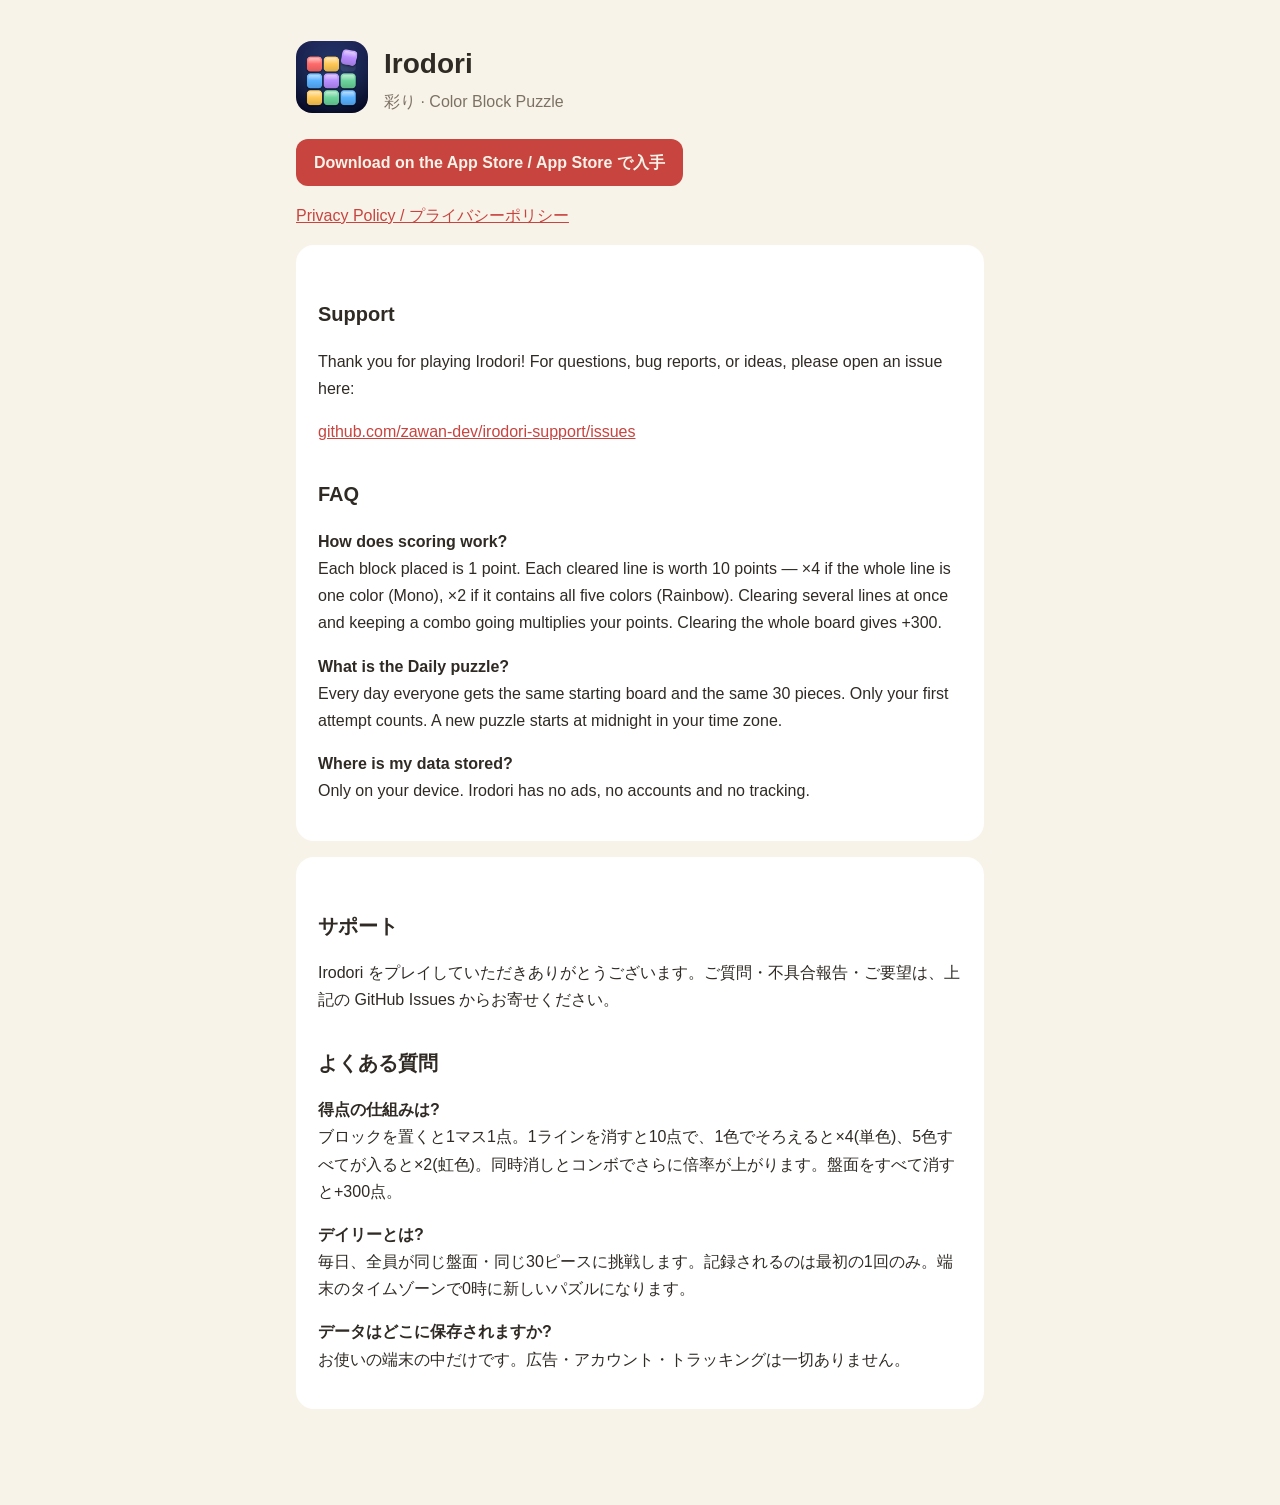
<file: index.html>
<!doctype html><html lang="ja"><head><meta charset="utf-8"><meta name="viewport" content="width=device-width,initial-scale=1">
<title>Irodori Support</title><link rel="stylesheet" href="style.css"></head><body><main>
<header><img src="icon.png" alt=""><div><h1>Irodori</h1><div class="sub">彩り · Color Block Puzzle</div></div></header>
<p><a class="store" href="https://apps.apple.com/app/id6818050974">Download on the App Store / App Store で入手</a></p>
<nav><a href="privacy.html">Privacy Policy / プライバシーポリシー</a></nav>
<div class="card"><h2>Support</h2>
<p>Thank you for playing Irodori! For questions, bug reports, or ideas, please open an issue here:</p>
<p><a href="https://github.com/zawan-dev/irodori-support/issues">github.com/zawan-dev/irodori-support/issues</a></p>
<h2>FAQ</h2>
<p><b>How does scoring work?</b><br>Each block placed is 1 point. Each cleared line is worth 10 points — ×4 if the whole line is one color (Mono), ×2 if it contains all five colors (Rainbow). Clearing several lines at once and keeping a combo going multiplies your points. Clearing the whole board gives +300.</p>
<p><b>What is the Daily puzzle?</b><br>Every day everyone gets the same starting board and the same 30 pieces. Only your first attempt counts. A new puzzle starts at midnight in your time zone.</p>
<p><b>Where is my data stored?</b><br>Only on your device. Irodori has no ads, no accounts and no tracking.</p></div>
<div class="card"><h2>サポート</h2>
<p>Irodori をプレイしていただきありがとうございます。ご質問・不具合報告・ご要望は、上記の GitHub Issues からお寄せください。</p>
<h2>よくある質問</h2>
<p><b>得点の仕組みは?</b><br>ブロックを置くと1マス1点。1ラインを消すと10点で、1色でそろえると×4(単色)、5色すべてが入ると×2(虹色)。同時消しとコンボでさらに倍率が上がります。盤面をすべて消すと+300点。</p>
<p><b>デイリーとは?</b><br>毎日、全員が同じ盤面・同じ30ピースに挑戦します。記録されるのは最初の1回のみ。端末のタイムゾーンで0時に新しいパズルになります。</p>
<p><b>データはどこに保存されますか?</b><br>お使いの端末の中だけです。広告・アカウント・トラッキングは一切ありません。</p></div>
</main></body></html>
</file>
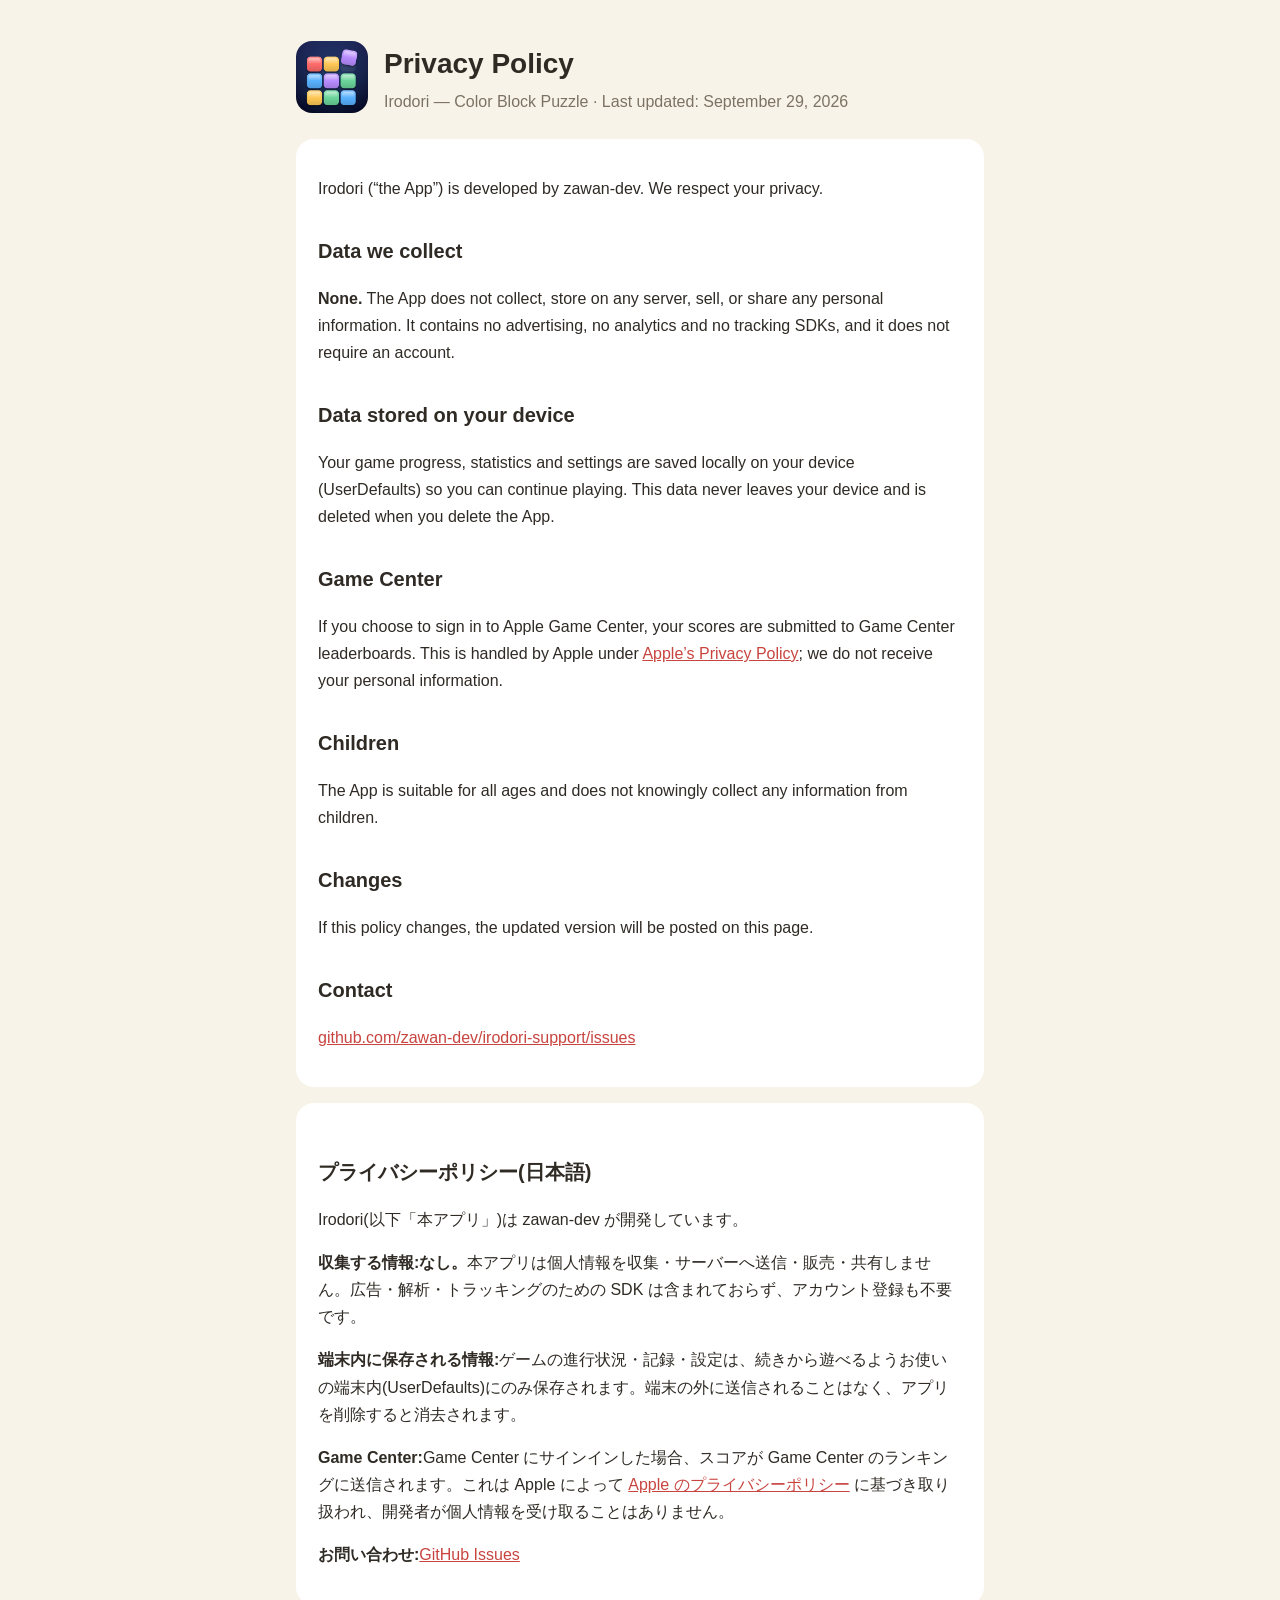
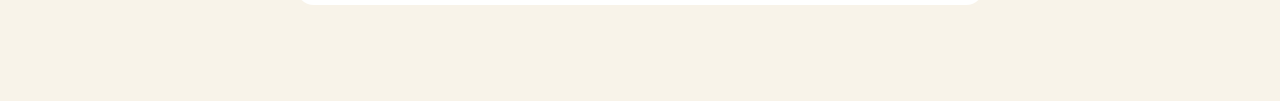
<file: privacy.html>
<!doctype html><html lang="en"><head><meta charset="utf-8"><meta name="viewport" content="width=device-width,initial-scale=1">
<title>Irodori Privacy Policy</title><link rel="stylesheet" href="style.css"></head><body><main>
<header><img src="icon.png" alt=""><div><h1>Privacy Policy</h1><div class="sub">Irodori — Color Block Puzzle · Last updated: September 29, 2026</div></div></header>
<div class="card">
<p>Irodori (“the App”) is developed by zawan-dev. We respect your privacy.</p>
<h2>Data we collect</h2>
<p><b>None.</b> The App does not collect, store on any server, sell, or share any personal information. It contains no advertising, no analytics and no tracking SDKs, and it does not require an account.</p>
<h2>Data stored on your device</h2>
<p>Your game progress, statistics and settings are saved locally on your device (UserDefaults) so you can continue playing. This data never leaves your device and is deleted when you delete the App.</p>
<h2>Game Center</h2>
<p>If you choose to sign in to Apple Game Center, your scores are submitted to Game Center leaderboards. This is handled by Apple under <a href="https://www.apple.com/legal/privacy/">Apple’s Privacy Policy</a>; we do not receive your personal information.</p>
<h2>Children</h2>
<p>The App is suitable for all ages and does not knowingly collect any information from children.</p>
<h2>Changes</h2>
<p>If this policy changes, the updated version will be posted on this page.</p>
<h2>Contact</h2>
<p><a href="https://github.com/zawan-dev/irodori-support/issues">github.com/zawan-dev/irodori-support/issues</a></p>
</div>
<div class="card" lang="ja">
<h2>プライバシーポリシー(日本語)</h2>
<p>Irodori(以下「本アプリ」)は zawan-dev が開発しています。</p>
<p><b>収集する情報:なし。</b>本アプリは個人情報を収集・サーバーへ送信・販売・共有しません。広告・解析・トラッキングのための SDK は含まれておらず、アカウント登録も不要です。</p>
<p><b>端末内に保存される情報:</b>ゲームの進行状況・記録・設定は、続きから遊べるようお使いの端末内(UserDefaults)にのみ保存されます。端末の外に送信されることはなく、アプリを削除すると消去されます。</p>
<p><b>Game Center:</b>Game Center にサインインした場合、スコアが Game Center のランキングに送信されます。これは Apple によって <a href="https://www.apple.com/jp/legal/privacy/">Apple のプライバシーポリシー</a> に基づき取り扱われ、開発者が個人情報を受け取ることはありません。</p>
<p><b>お問い合わせ:</b><a href="https://github.com/zawan-dev/irodori-support/issues">GitHub Issues</a></p>
</div></main></body></html>
</file>
<file: style.css>
:root{--bg:#F8F3E9;--card:#fff;--text:#2F2A24;--sub:#7C7263;--accent:#C8443F}
@media (prefers-color-scheme:dark){:root{--bg:#0E1127;--card:#1A1F3D;--text:#F1EEF8;--sub:#9DA3C7;--accent:#FFC857}}
*{box-sizing:border-box}body{margin:0;background:var(--bg);color:var(--text);font:16px/1.7 -apple-system,BlinkMacSystemFont,"Hiragino Sans",sans-serif}
main{max-width:720px;margin:0 auto;padding:40px 16px 80px}header{display:flex;gap:16px;align-items:center;margin-bottom:24px}
header img{width:72px;height:72px;border-radius:16px}h1{margin:0;font-size:28px}h2{margin-top:32px;font-size:20px}
.card{background:var(--card);border-radius:18px;padding:20px 22px;margin:16px 0}.sub{color:var(--sub)}a{color:var(--accent)}
nav a{margin-right:16px}
.store{display:inline-block;background:var(--accent);color:var(--bg);font-weight:600;text-decoration:none;border-radius:12px;padding:10px 18px}
</file>
